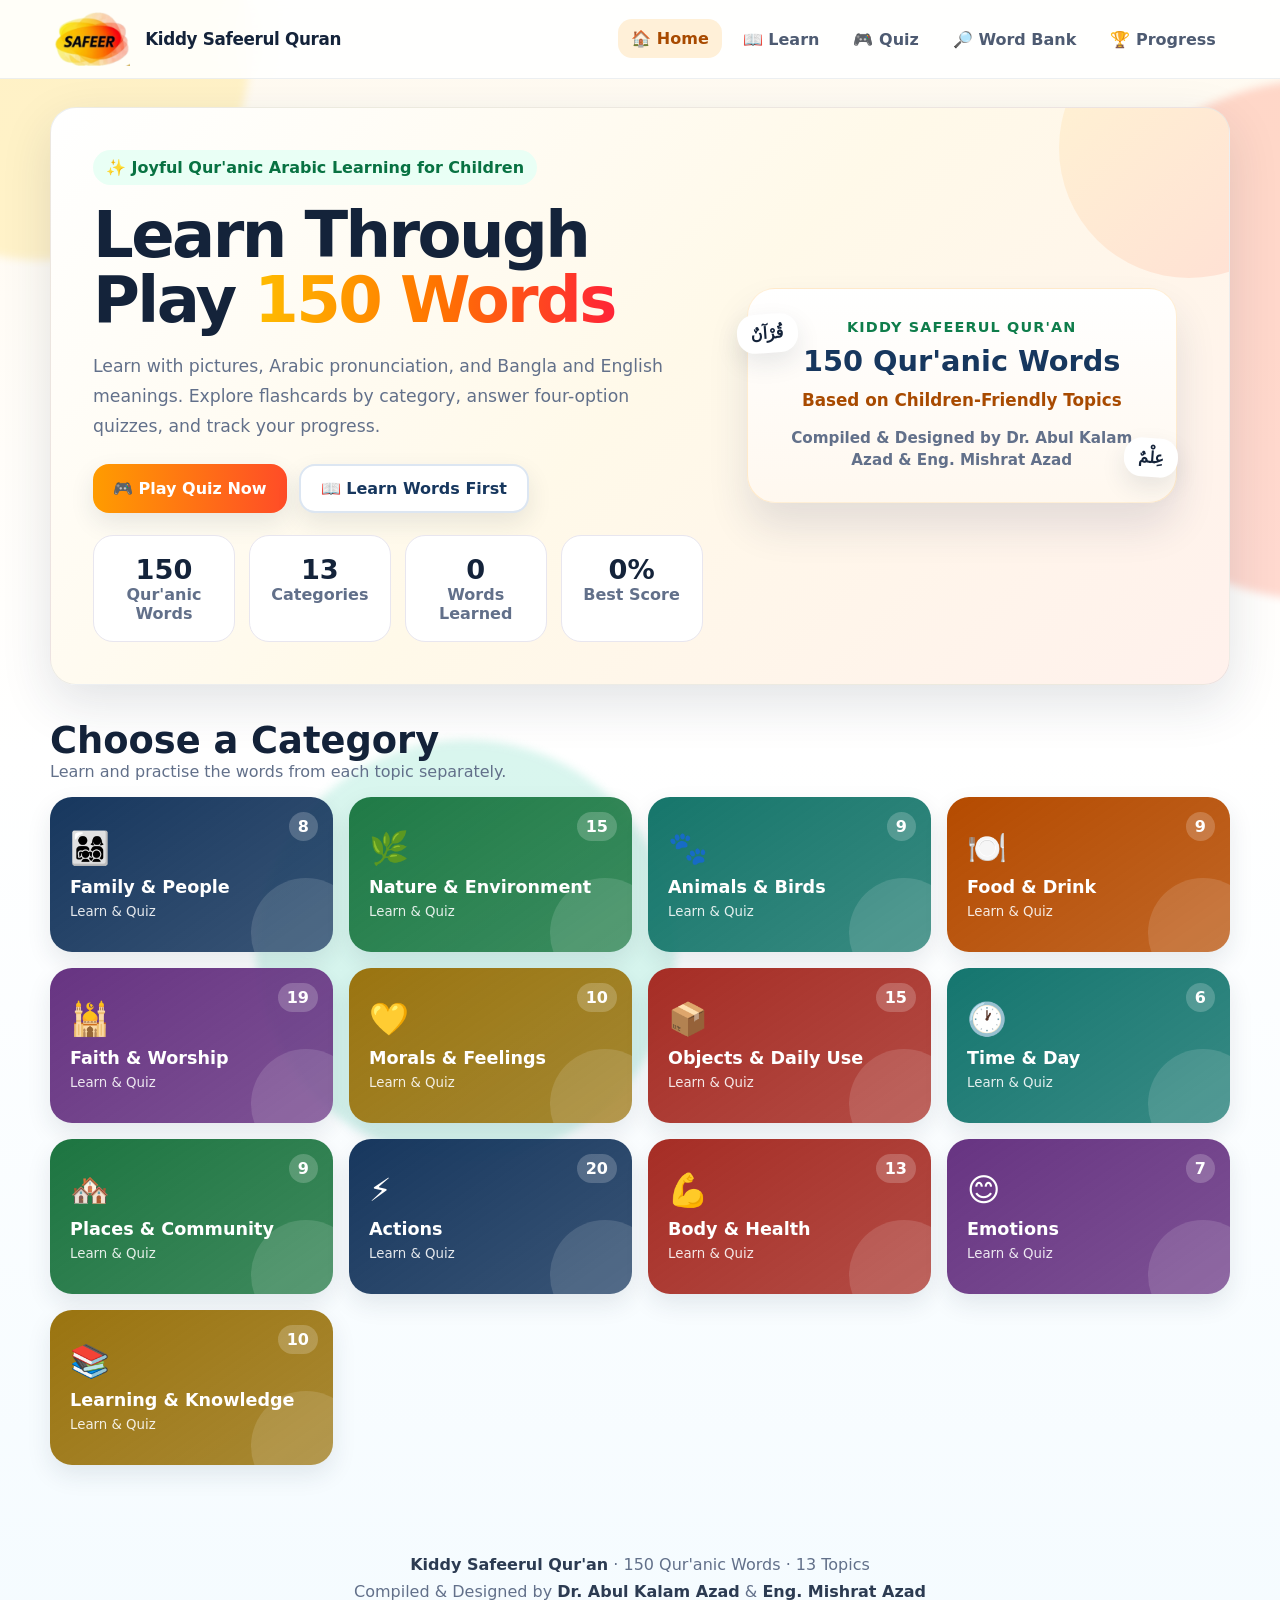
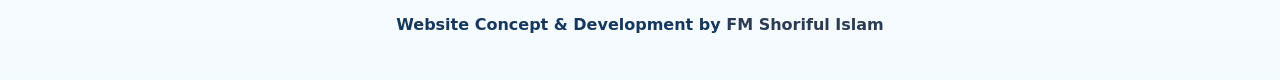
<file: index.html>
<!doctype html>
<html lang="en">
<head>
  <meta charset="utf-8">
  <meta name="viewport" content="width=device-width, initial-scale=1, viewport-fit=cover">
  <meta name="theme-color" content="#ff8a00">
  <meta name="description" content="Kiddy Safeerul Qur'an - 150 Qur'anic Arabic Words interactive learning and quiz game">
  <title>Kiddy Safeerul Qur'an | 150 Words Quiz</title>
  <link rel="icon" href="assets/safeer-logo.png">
  <link rel="stylesheet" href="style.css">
</head>
<body>
  <div class="bg-orb orb-one"></div><div class="bg-orb orb-two"></div><div class="bg-orb orb-three"></div>
  <header class="site-header">
    <button class="brand" data-route="home" aria-label="Go to Home">
      <img src="assets/safeer-logo.png" alt="Safeer logo" class="brand-logo">
      <span class="brand-copy"><strong>Kiddy Safeerul Quran</strong></span>
    </button>
    <nav class="top-nav" aria-label="Main navigation">
      <button data-route="home" class="nav-btn active">🏠 Home</button>
      <button data-route="learn" class="nav-btn">📖 Learn</button>
      <button data-route="quiz" class="nav-btn">🎮 Quiz</button>
      <button data-route="words" class="nav-btn">🔎 Word Bank</button>
      <button data-route="progress" class="nav-btn">🏆 Progress</button>
    </nav>
  </header>

  <main id="app" class="app-shell" tabindex="-1"></main>

  <footer>
    <div><strong>Kiddy Safeerul Qur'an</strong> · 150 Qur'anic Words · 13 Topics</div>
    <div>Compiled &amp; Designed by <strong>Dr. Abul Kalam Azad</strong> &amp; <strong>Eng. Mishrat Azad</strong></div>
    <div class="developer-credit">Website Concept &amp; Development by <strong>FM Shoriful Islam</strong></div>
  </footer>

  <div id="toast" class="toast" role="status" aria-live="polite"></div>
  <script src="data.js"></script>
  <script src="app.js"></script>
</body>
</html>
</file>
<file: style.css>
:root{
  --ink:#14233a;--muted:#62708a;--paper:#fffdf9;--line:#e8e6ef;
  --orange:#ff8a00;--yellow:#ffd12f;--red:#ff3b2f;--green:#17834d;--navy:#17375e;
  --shadow:0 18px 50px rgba(33,45,72,.13);--soft-shadow:0 10px 25px rgba(33,45,72,.1);
  --radius:26px;
}
*{box-sizing:border-box}html{scroll-behavior:smooth}body{margin:0;min-height:100vh;color:var(--ink);font-family:"Noto Sans Bengali","Nirmala UI","Hind Siliguri",system-ui,-apple-system,"Segoe UI",sans-serif;background:linear-gradient(180deg,#fffaf0 0%,#fff 45%,#f4fbff 100%);overflow-x:hidden}
button,input,select{font:inherit}button{cursor:pointer}.arabic{font-family:"Noto Naskh Arabic","Amiri","Scheherazade New","Traditional Arabic",serif;direction:rtl;unicode-bidi:isolate}
.bg-orb{position:fixed;border-radius:999px;filter:blur(4px);opacity:.22;z-index:-1;pointer-events:none}.orb-one{width:420px;height:420px;background:#ffd32f;top:-160px;left:-170px}.orb-two{width:520px;height:520px;background:#ff5835;top:80px;right:-300px}.orb-three{width:420px;height:420px;background:#53d4b3;bottom:-260px;left:20%}
.site-header{position:sticky;top:0;z-index:20;display:flex;align-items:center;justify-content:space-between;gap:20px;padding:12px clamp(16px,4vw,56px);background:rgba(255,255,255,.88);backdrop-filter:blur(18px);border-bottom:1px solid rgba(23,55,94,.08)}
.brand{display:flex;align-items:center;gap:12px;border:0;background:transparent;text-align:left;color:var(--ink);padding:0}.brand-logo{width:82px;height:54px;object-fit:contain}.brand-copy{display:grid;line-height:1}.brand-copy strong{font-size:1.05rem;letter-spacing:-.02em}.brand-copy small{color:var(--green);font-weight:800}.top-nav{display:flex;gap:8px;flex-wrap:wrap;justify-content:flex-end}.nav-btn{border:0;background:transparent;color:#4e5b72;padding:10px 13px;border-radius:14px;font-weight:800;transition:.2s}.nav-btn:hover,.nav-btn.active{background:#fff0d8;color:#a84a00;transform:translateY(-1px)}
.app-shell{width:min(1180px,calc(100% - 30px));margin:28px auto 60px;min-height:70vh}.panel{background:rgba(255,255,255,.9);border:1px solid rgba(23,55,94,.08);border-radius:var(--radius);box-shadow:var(--shadow);padding:clamp(20px,4vw,42px)}
.hero{position:relative;overflow:hidden;display:grid;grid-template-columns:1.15fr .85fr;gap:34px;align-items:center;background:linear-gradient(135deg,#fff 0%,#fff9e9 50%,#fff1ec 100%)}.hero:after{content:"";position:absolute;width:260px;height:260px;border-radius:50%;background:linear-gradient(135deg,var(--yellow),var(--red));opacity:.12;right:-90px;top:-90px}.hero-kicker{display:inline-flex;align-items:center;gap:8px;padding:8px 13px;border-radius:999px;background:#e9fff5;color:#087242;font-weight:900}.hero h1{font-size:clamp(2.2rem,5vw,4.9rem);line-height:1.02;margin:18px 0 12px;letter-spacing:-.04em}.hero h1 span{background:linear-gradient(90deg,#ffbd00,#ff7500,#ff2437);-webkit-background-clip:text;background-clip:text;color:transparent}.hero p{font-size:1.08rem;color:var(--muted);max-width:690px;line-height:1.75}.hero-actions{display:flex;gap:12px;flex-wrap:wrap;margin-top:22px}.btn{border:0;border-radius:16px;padding:13px 20px;font-weight:900;box-shadow:var(--soft-shadow);transition:.2s}.btn:hover{transform:translateY(-2px)}.btn-primary{color:#fff;background:linear-gradient(90deg,#ff9c00,#ff4c27)}.btn-secondary{color:var(--navy);background:#fff;border:2px solid #dce6f2}.btn-green{color:#fff;background:linear-gradient(90deg,#1c9c5a,#13b385)}.btn-danger{color:#fff;background:#e64942}.btn-small{padding:9px 13px;border-radius:12px;font-size:.92rem}.hero-visual{text-align:center;position:relative;display:grid;place-items:center}.hero-title-card{width:min(100%,430px);padding:30px 26px;border-radius:28px;background:linear-gradient(180deg,#ffffff 0%,#fff8ef 100%);box-shadow:0 24px 40px rgba(29,53,87,.12);border:1px solid rgba(255,157,0,.16)}.hero-title-card .mini{font-size:.9rem;font-weight:900;letter-spacing:.08em;text-transform:uppercase;color:#0f7d4b;margin-bottom:10px}.hero-title-card h3{margin:0;font-size:1.8rem;line-height:1.15;color:var(--navy)}.hero-title-card .sub{margin-top:10px;font-size:1.05rem;color:#a84a00;font-weight:800;line-height:1.45}.hero-title-card .credit{margin-top:14px;font-size:.95rem;color:var(--muted);font-weight:700;line-height:1.5}.hero-badge{position:absolute;background:#fff;border-radius:18px;padding:10px 14px;box-shadow:var(--soft-shadow);font-weight:900}.badge-a{left:0;top:12%;transform:rotate(-4deg)}.badge-b{right:2%;bottom:12%;transform:rotate(4deg)}
.section-title{display:flex;justify-content:space-between;align-items:end;gap:16px;margin:34px 0 16px}.section-title h2{margin:0;font-size:clamp(1.6rem,3vw,2.3rem)}.section-title p{margin:0;color:var(--muted)}
.stats-grid{display:grid;grid-template-columns:repeat(4,1fr);gap:14px;margin-top:22px}.stat{padding:18px;border-radius:20px;background:#fff;border:1px solid var(--line);text-align:center}.stat strong{display:block;font-size:1.7rem}.stat span{color:var(--muted);font-weight:700}
.category-grid{display:grid;grid-template-columns:repeat(4,1fr);gap:16px}.category-card{position:relative;text-align:left;border:0;border-radius:22px;padding:20px;color:#fff;min-height:155px;overflow:hidden;box-shadow:var(--soft-shadow);transition:.2s}.category-card:hover{transform:translateY(-5px) scale(1.01)}.category-card:after{content:"";position:absolute;width:110px;height:110px;border-radius:50%;background:rgba(255,255,255,.13);right:-28px;bottom:-36px}.category-card .cat-icon{font-size:2rem;display:block}.category-card strong{font-size:1.1rem;display:block;margin:10px 0 4px}.category-card small{opacity:.88}.category-card .count{position:absolute;right:15px;top:15px;background:rgba(255,255,255,.2);padding:5px 9px;border-radius:999px;font-weight:900}
.page-head{display:flex;align-items:center;justify-content:space-between;gap:16px;margin-bottom:20px}.page-head h1{margin:0;font-size:clamp(1.8rem,4vw,3rem)}.page-head p{margin:5px 0 0;color:var(--muted)}.filters{display:flex;gap:10px;flex-wrap:wrap}.field{display:grid;gap:7px}.field label{font-weight:900;color:#43516a}.select,.search{border:2px solid #e5eaf2;background:#fff;border-radius:15px;padding:12px 14px;outline:none;color:var(--ink)}.select:focus,.search:focus{border-color:#ff9a22;box-shadow:0 0 0 4px rgba(255,154,34,.14)}
.learn-layout{display:grid;grid-template-columns:1fr 300px;gap:22px}.flashcard{position:relative;min-height:485px;border-radius:30px;padding:26px;display:flex;flex-direction:column;justify-content:space-between;text-align:center;color:#fff;overflow:hidden;box-shadow:var(--shadow)}.flashcard:before,.flashcard:after{content:"";position:absolute;border-radius:50%;background:rgba(255,255,255,.12)}.flashcard:before{width:240px;height:240px;right:-90px;top:-90px}.flashcard:after{width:180px;height:180px;left:-70px;bottom:-80px}.flash-top{display:flex;justify-content:space-between;position:relative;z-index:1}.pill{background:rgba(255,255,255,.2);padding:7px 11px;border-radius:999px;font-weight:900}.visual-emoji{font-size:clamp(5rem,12vw,9rem);filter:drop-shadow(0 12px 10px rgba(0,0,0,.13));line-height:1}.arabic-main{font-size:clamp(3.4rem,8vw,6.4rem);line-height:1.3;font-weight:800;margin:8px 0}.meaning-line{display:flex;gap:12px;justify-content:center;flex-wrap:wrap}.meaning-chip{background:rgba(255,255,255,.93);color:var(--ink);padding:10px 16px;border-radius:14px;font-weight:900}.flash-actions{display:flex;justify-content:center;gap:10px;flex-wrap:wrap;position:relative;z-index:1}.ghost-btn{border:2px solid rgba(255,255,255,.7);background:rgba(255,255,255,.15);color:#fff;border-radius:14px;padding:10px 15px;font-weight:900}.ghost-btn:hover{background:rgba(255,255,255,.27)}
.side-card{background:#fff;border:1px solid var(--line);border-radius:22px;padding:20px;box-shadow:var(--soft-shadow);height:fit-content}.side-card h3{margin-top:0}.progress-track{height:13px;border-radius:99px;background:#edf1f7;overflow:hidden}.progress-fill{height:100%;border-radius:99px;background:linear-gradient(90deg,#ffba00,#ff5a28);transition:.3s}.mini-list{display:grid;gap:8px;margin-top:16px;max-height:320px;overflow:auto}.mini-item{display:grid;grid-template-columns:42px 1fr auto;align-items:center;gap:10px;padding:9px;border:0;background:#f7f9fc;border-radius:13px;text-align:left}.mini-item.active{outline:2px solid #ff9a22;background:#fff6e7}.mini-item .arabic{font-size:1.3rem}.learned-dot{width:12px;height:12px;border-radius:50%;background:#d8dee8}.learned-dot.on{background:#17a95d}
.quiz-setup{display:grid;grid-template-columns:1fr .9fr;gap:24px}.setup-card{background:#fff;border:1px solid var(--line);border-radius:24px;padding:25px;box-shadow:var(--soft-shadow)}.setup-card h2{margin-top:0}.field-grid{display:grid;grid-template-columns:1fr 1fr;gap:14px}.choice-row{display:grid;grid-template-columns:repeat(3,1fr);gap:10px}.choice-card{border:2px solid #e5eaf2;border-radius:16px;padding:13px;background:#fff;text-align:center;font-weight:900}.choice-card.selected{border-color:#ff8a00;background:#fff4e2;color:#a94b00}.quiz-preview{display:flex;align-items:center;justify-content:center;min-height:390px;text-align:center;background:linear-gradient(145deg,#fff9e2,#fff,#effff7)}.preview-emoji{font-size:7rem}.preview-arabic{font-size:4rem;margin:10px 0}
.quiz-wrap{max-width:850px;margin:auto}.quiz-bar{display:flex;align-items:center;gap:14px;margin-bottom:16px}.quiz-bar .progress-track{flex:1}.score-chip{white-space:nowrap;background:#fff;padding:9px 13px;border-radius:13px;font-weight:900;box-shadow:var(--soft-shadow)}.question-card{background:#fff;border-radius:28px;padding:clamp(22px,5vw,45px);box-shadow:var(--shadow);text-align:center;position:relative;overflow:hidden}.question-card:after{content:"";position:absolute;width:220px;height:220px;border-radius:50%;right:-110px;top:-100px;background:linear-gradient(135deg,#ffd92f,#ff502e);opacity:.11}.question-label{color:var(--muted);font-weight:900}.question-visual{font-size:clamp(5rem,12vw,8rem);margin:14px}.question-text{font-size:clamp(2.4rem,7vw,5rem);margin:18px 0;line-height:1.25}.question-prompt{font-size:1.15rem;font-weight:900;margin-bottom:20px}.options{display:grid;grid-template-columns:1fr 1fr;gap:13px;position:relative;z-index:1}.option{border:2px solid #e4e9f2;background:#fff;border-radius:17px;padding:15px;font-weight:900;font-size:1.05rem;min-height:62px;transition:.18s}.option:hover:not(:disabled){transform:translateY(-2px);border-color:#ff9a22}.option.correct{border-color:#1ca75b;background:#eafff2;color:#08723b}.option.wrong{border-color:#e84843;background:#fff0ef;color:#a5201c}.option .arabic{font-size:1.65rem}.feedback{min-height:56px;margin-top:16px;font-weight:900;font-size:1.05rem}.feedback.good{color:#08723b}.feedback.bad{color:#a5201c}.next-row{display:flex;justify-content:center;margin-top:8px}
.result{text-align:center;max-width:760px;margin:auto}.result-cup{font-size:6rem}.result h1{font-size:clamp(2rem,5vw,3.8rem);margin:8px}.result-score{font-size:2rem;font-weight:1000;color:#e85f00}.result-grid{display:grid;grid-template-columns:repeat(3,1fr);gap:12px;margin:24px 0}.result-stat{background:#f7f9fc;border-radius:18px;padding:18px}.result-stat strong{display:block;font-size:1.6rem}
.word-tools{display:flex;gap:12px;flex-wrap:wrap;margin-bottom:20px}.word-tools .search{flex:1;min-width:220px}.word-grid{display:grid;grid-template-columns:repeat(3,1fr);gap:14px}.word-card{background:#fff;border:1px solid var(--line);border-radius:20px;padding:17px;box-shadow:0 8px 20px rgba(33,45,72,.07);position:relative}.word-card .num{position:absolute;right:12px;top:12px;color:#9aa4b4;font-weight:900}.word-card .emoji{font-size:2.4rem}.word-card .arabic{font-size:2.15rem;font-weight:800;margin:5px 0}.word-card strong{display:block}.word-card small{color:var(--muted)}.word-card-actions{display:flex;gap:7px;margin-top:10px}.icon-btn{border:0;background:#f0f4f9;border-radius:10px;padding:8px 10px;font-weight:900}.icon-btn.on{background:#e8fff1;color:#08723b}
.progress-layout{display:grid;grid-template-columns:1fr 1fr;gap:20px}.big-meter{text-align:center;padding:26px;background:linear-gradient(145deg,#fff7df,#fff);border-radius:24px;border:1px solid var(--line)}.ring{position:relative;--p:0;width:190px;height:190px;border-radius:50%;margin:0 auto 16px;background:conic-gradient(#ff8a00 calc(var(--p)*1%),#edf1f6 0);display:grid;place-items:center}.ring:before{content:"";width:145px;height:145px;border-radius:50%;background:#fff;position:absolute}.ring strong{position:relative;font-size:2.3rem}.category-progress{display:grid;gap:11px}.cat-progress-row{background:#fff;border:1px solid var(--line);border-radius:17px;padding:13px}.cat-progress-head{display:flex;justify-content:space-between;margin-bottom:8px;font-weight:900}
.empty{text-align:center;padding:50px 20px;color:var(--muted)}.empty .emoji{font-size:4rem}
.toast{position:fixed;left:50%;bottom:24px;transform:translate(-50%,30px);opacity:0;background:#15243d;color:#fff;border-radius:14px;padding:12px 18px;font-weight:900;z-index:50;transition:.25s;pointer-events:none}.toast.show{transform:translate(-50%,0);opacity:1}
.confetti{position:fixed;top:-20px;width:11px;height:18px;border-radius:3px;z-index:100;animation:fall 1.8s linear forwards}@keyframes fall{to{transform:translate(var(--drift),110vh) rotate(720deg);opacity:.3}}
footer{text-align:center;color:#62708a;padding:26px 16px 42px;line-height:1.7}footer strong{color:#2c3b52}
@media(max-width:980px){.site-header{align-items:flex-start}.brand-copy{display:grid}.brand-copy strong{font-size:.92rem}.top-nav{overflow:auto;flex-wrap:nowrap;justify-content:flex-start;max-width:calc(100vw - 150px)}.nav-btn{white-space:nowrap}.hero,.quiz-setup,.learn-layout,.progress-layout{grid-template-columns:1fr}.hero-visual{order:-1}.category-grid{grid-template-columns:repeat(3,1fr)}.word-grid{grid-template-columns:repeat(2,1fr)}.side-card{order:2}}
@media(max-width:680px){.site-header{padding:9px 10px}.brand-logo{width:64px;height:46px}.brand-copy strong{font-size:.78rem}.app-shell{width:min(100% - 18px,1180px);margin-top:14px}.panel{padding:18px;border-radius:21px}.hero{grid-template-columns:1fr}.hero h1{font-size:2.6rem}.hero-badge{display:none}.hero-title-card{padding:22px 18px}.hero-title-card h3{font-size:1.45rem}.hero-title-card .sub{font-size:.98rem}.hero-title-card .credit{font-size:.88rem}.stats-grid{grid-template-columns:1fr 1fr}.category-grid{grid-template-columns:1fr 1fr;gap:10px}.category-card{min-height:135px;padding:16px}.field-grid,.choice-row{grid-template-columns:1fr}.options{grid-template-columns:1fr}.word-grid{grid-template-columns:1fr}.page-head{align-items:flex-start;flex-direction:column}.filters{width:100%}.filters .select{width:100%}.flashcard{min-height:440px}.result-grid{grid-template-columns:1fr}.question-card{padding:22px 15px}.top-nav{max-width:100%;gap:4px}.nav-btn{font-size:.85rem;padding:9px 10px}}
@media(prefers-reduced-motion:reduce){*{scroll-behavior:auto!important;animation-duration:.01ms!important;transition-duration:.01ms!important}.category-card:hover,.btn:hover{transform:none}}

@media print{.site-header,footer,.hero-actions .btn:not(#printResult),#printResult{display:none!important}.app-shell{width:100%;margin:0}.panel{box-shadow:none;border:0}.bg-orb{display:none}}

footer .developer-credit{margin-top:6px;color:var(--navy);font-weight:700}
</file>
